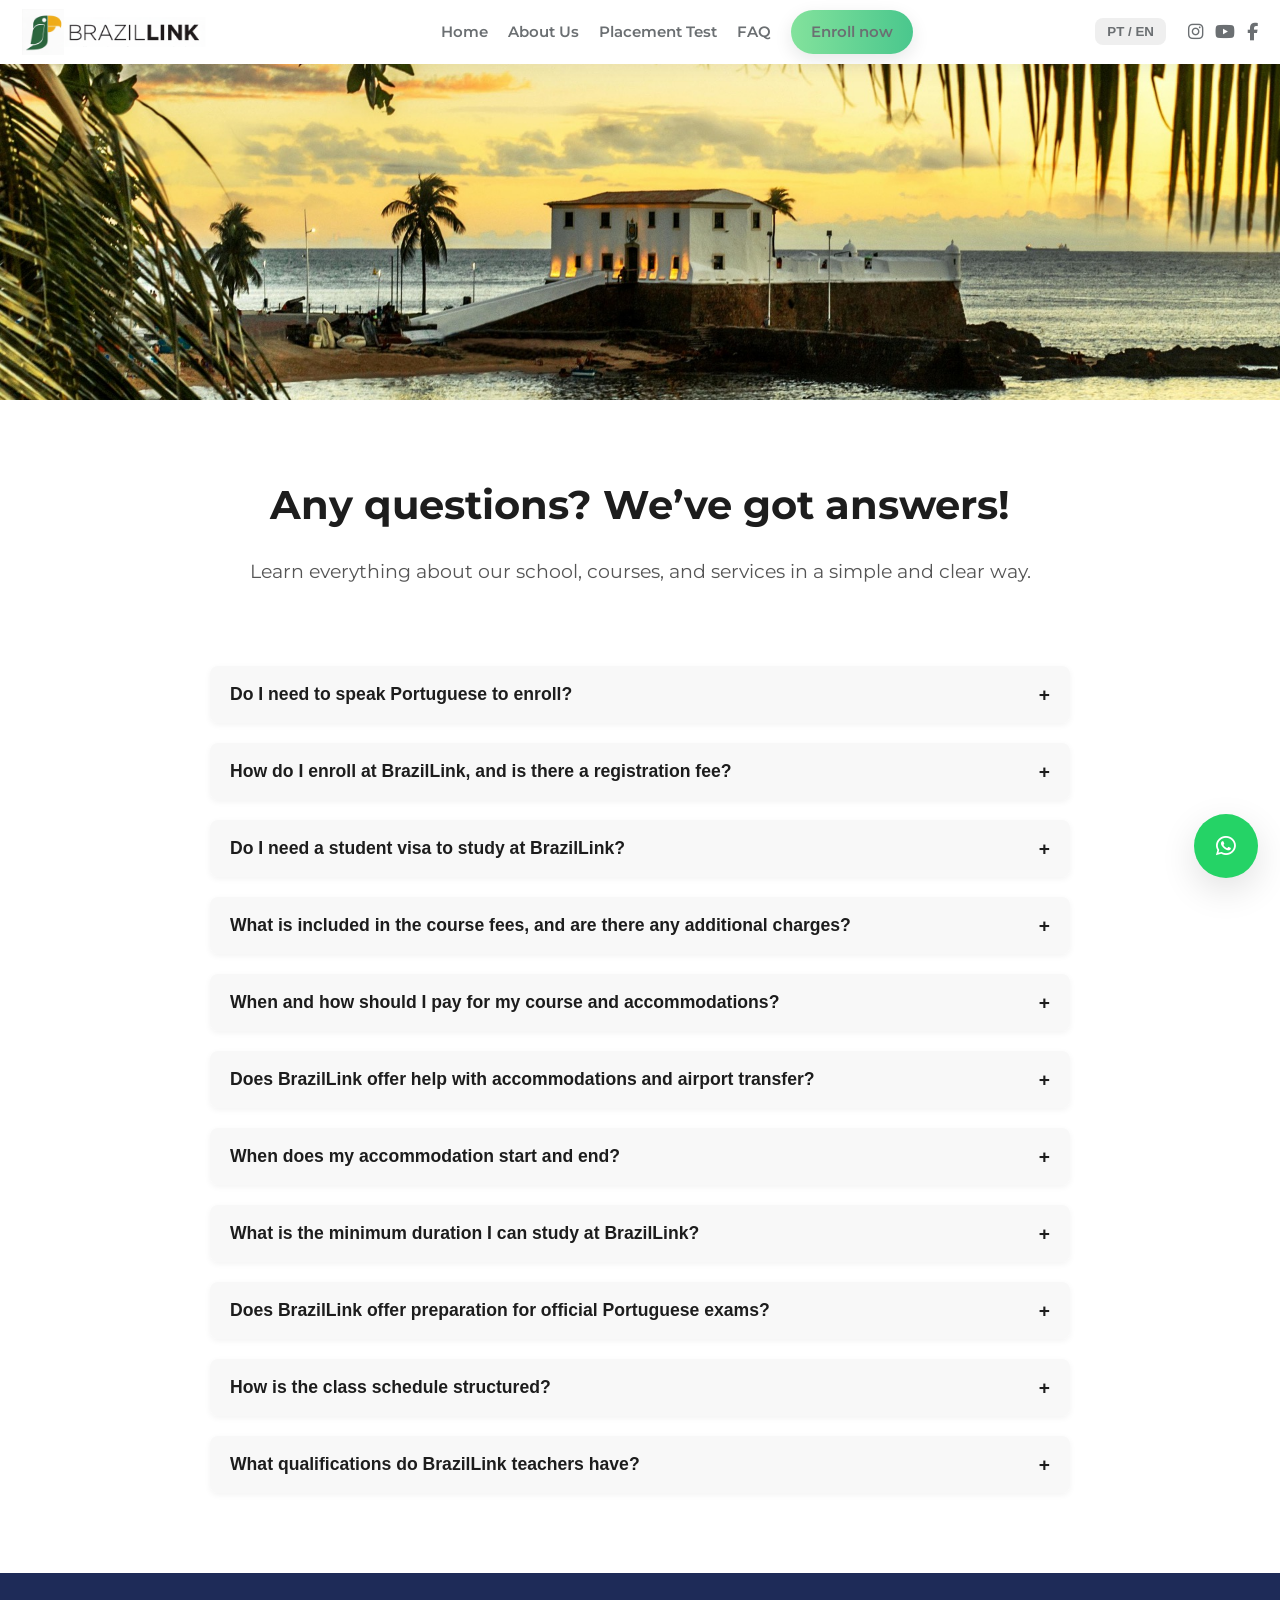
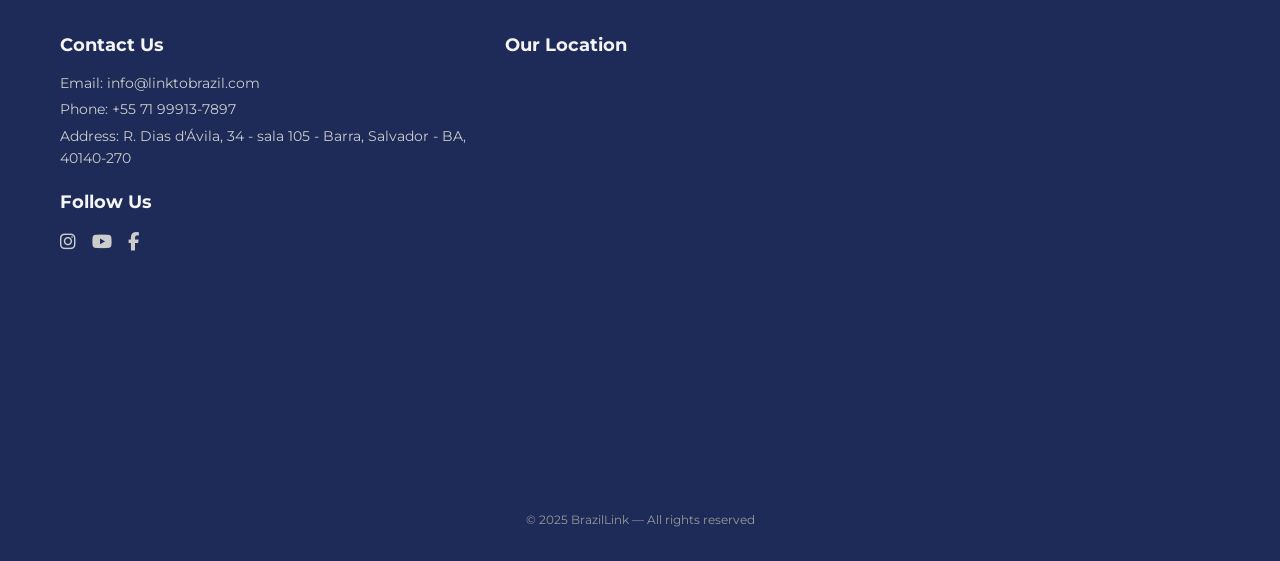
<file: faq.html>
<!DOCTYPE html>
<html lang="en">
<head>
  <meta charset="utf-8" />
  <meta name="viewport" content="width=device-width,initial-scale=1" />
  <title>BrazilLink — FAQ</title>

  <!-- SEO / Open Graph -->
  <meta name="description" content="Find answers about BrazilLink Portuguese courses, prices, accommodation in Salvador, Bahia, Brazil, visas, travel and more.">
  <meta property="og:title" content="BrazilLink - Frequently Asked Questions">
  <meta property="og:description" content="Find answers about BrazilLink Portuguese courses, accommodation, visas, payments and more.">
  <meta property="og:image" content="images/fortebarra.jpg">
  <meta property="og:type" content="website">

  <link href="https://fonts.googleapis.com/css2?family=Montserrat:wght@400;600;700;800&display=swap" rel="stylesheet">
  <link rel="stylesheet" href="https://cdnjs.cloudflare.com/ajax/libs/font-awesome/6.5.0/css/all.min.css">
  <link rel="stylesheet" href="style.css">
  <link rel="stylesheet" href="faq.css">
</head>
<body>

<!-- Header -->
<header>
  <nav class="header-nav">
    <div class="logo">
      <a href="index.html"><img src="images/logo.png" alt="BrazilLink logo" height="46"></a>
    </div>

    <ul class="menu">
      <li><a href="index.html#home" data-key="nav_home">Home</a></li>
      <li><a href="index.html#features" data-key="nav_about">About Us</a></li>
      <li><a href="test.html" data-key="nav_test">Placement Test</a></li>
      <li><a href="faq.html" class="active" data-key="nav_faq">FAQ</a></li>
      <li><a href="#" 
        class="btn-menu-cta"
        data-key="nav_signup"
        data-tally-open="44LyGb"
        data-tally-layout="modal"
        data-tally-width="600">
        Enroll Now
    </a></li>
    </ul>

    <div class="nav-cta">
      <button class="btn-lang" id="lang-toggle">PT / EN</button>
      <a href="https://www.instagram.com/brazillink?igsh=MXRweDVsaHBhaWwxYg==" class="social-icon" target="_blank"><i class="fab fa-instagram"></i></a>
      <a href="https://youtube.com/@linktobrazilportuguesecourse?si=JeihY5aKbu8y0u6E" class="social-icon" target="_blank"><i class="fab fa-youtube"></i></a>
      <a href="https://www.facebook.com/brazillink/" class="social-icon" target="_blank"><i class="fab fa-facebook-f"></i></a>
    </div>
  </nav>
</header>

<!-- Header image -->
<section class="faq-banner">
  <img src="images/fortebarra.jpg" alt="Forte da Barra, Salvador" class="faq-banner-img">
</section>

<!-- Title & subtitle -->
<section class="faq-title-section">
  <h1 data-key="faq_title">Any questions? We’ve got answers!</h1>
  <p class="lead" data-key="faq_subtitle">Learn everything about our school, courses, and services in a simple and clear way.</p>
</section>

<!-- FAQ content -->
<main class="faq-main container">
  <section class="faq-inner">
    <div class="faq-list">

      <div class="faq-item">
        <button class="faq-question" data-key="faq_q1">Do I need to speak Portuguese to enroll?</button>
        <div class="faq-answer" data-key="faq_a1">
          No, you don’t. Our teachers speak English and Spanish, so you’ll be supported from day one.
        </div>
      </div>

      <div class="faq-item">
        <button class="faq-question" data-key="faq_q2">How do I enroll at BrazilLink, and is there a registration fee?</button>
        <div class="faq-answer" data-key="faq_a2">
          You can register <a href="signup.html">here</a> — the process is quick and simple. We do not charge a registration fee.
        </div>
      </div>

      <div class="faq-item">
        <button class="faq-question" data-key="faq_q3">Do I need a student visa to study at BrazilLink?</button>
        <div class="faq-answer" data-key="faq_a3">
          Most nationalities are allowed to study in Brazil for up to 90 days on a tourist visa. In some cases, this stay can be extended for an additional 90 days.
        </div>
      </div>

      <div class="faq-item">
        <button class="faq-question" data-key="faq_q4">What is included in the course fees, and are there any additional charges?</button>
        <div class="faq-answer" data-key="faq_a4">
          Course fees cover your Portuguese classes, learning materials, and academic support. Accommodation fees are separate, and optional services like sightseeing tours, airport transfers, or private tutoring are available for an extra charge.
        </div>
      </div>

      <div class="faq-item">
        <button class="faq-question" data-key="faq_q5">When and how should I pay for my course and accommodations?</button>
        <div class="faq-answer" data-key="faq_a5">
          Payments can be made by cash, bank transfer, or credit card. Optional services are billed separately based on usage.
        </div>
      </div>

      <div class="faq-item">
        <button class="faq-question" data-key="faq_q6">Does BrazilLink offer help with accommodations and airport transfer?</button>
        <div class="faq-answer" data-key="faq_a6">
          Yes! We can assist you in finding accommodation that fits your preferences and budget. Airport transfers are available upon request, for an additional fee.
        </div>
      </div>

      <div class="faq-item">
        <button class="faq-question" data-key="faq_q7">When does my accommodation start and end?</button>
        <div class="faq-answer" data-key="faq_a7">
          Accommodation typically begins the day before your course starts and ends the day after your final class. If you need to arrive earlier or stay longer, let us know in advance so we can help you make arrangements.
        </div>
      </div>

      <div class="faq-item">
        <button class="faq-question" data-key="faq_q8">What is the minimum duration I can study at BrazilLink?</button>
        <div class="faq-answer" data-key="faq_a8">
          For group classes, the minimum enrollment is one week. If you choose private lessons, there’s no minimum — you can book as many sessions as you like, based on your schedule and goals.
        </div>
      </div>

      <div class="faq-item">
        <button class="faq-question" data-key="faq_q9">Does BrazilLink offer preparation for official Portuguese exams?</button>
        <div class="faq-answer" data-key="faq_a9">
          Yes, we offer exam preparation courses for students planning to take official Portuguese language exams. Let us know your goals, and we’ll help you choose the right program.
        </div>
      </div>

      <div class="faq-item">
        <button class="faq-question" data-key="faq_q10">How is the class schedule structured?</button>
        <div class="faq-answer" data-key="faq_a10">
          Classes are typically held in the morning or afternoon, depending on your course and level. You’ll receive your schedule before your first day of class.
        </div>
      </div>

      <div class="faq-item">
        <button class="faq-question" data-key="faq_q11">What qualifications do BrazilLink teachers have?</button>
        <div class="faq-answer" data-key="faq_a11">
          Our teachers are native Portuguese speakers with extensive experience teaching Portuguese as a second language. They’re passionate, approachable, and skilled at creating a dynamic and supportive learning environment.
        </div>
      </div>

    </div>
  </section>
</main>

<!-- Footer -->
<footer class="site-footer">
  <div class="container footer-main">
    <div class="footer-left">
      <div class="footer-info">
        <h3 data-key="footer_contact_title">Contact Us</h3>
        <p data-key="footer_email">Email: info@linktobrazil.com</p>
        <p data-key="footer_phone">Phone: +55 71 99913-7897</p>
        <p data-key="footer_address">Address: R. Dias d'Ávila, 34 - sala 105 - Barra, Salvador - BA, 40140-270</p>
      </div>

      <div class="footer-socials">
        <h3 data-key="footer_follow_title">Follow Us</h3>
        <a href="https://www.instagram.com/brazillink?igsh=MXRweDVsaHBhaWwxYg==" target="_blank"><i class="fab fa-instagram"></i></a>
        <a href="https://youtube.com/@linktobrazilportuguesecourse?si=JeihY5aKbu8y0u6E" target="_blank"><i class="fab fa-youtube"></i></a>
        <a href="https://www.facebook.com/brazillink/" target="_blank"><i class="fab fa-facebook-f"></i></a>
      </div>
    </div>

    <div class="footer-right">
      <h3 data-key="footer_location_title">Our Location</h3>
      <iframe 
        src="https://www.google.com/maps/embed?pb=!1m18!1m12!1m3!1d3656.123456!2d-46.654321!3d-23.567890!2m3!1f0!2f0!3f0!3m2!1i1024!2i768!4f13.1!3m3!1m2!1s0x0%3A0xf9d71a995bfbf038!2sBrazilLink+-+Portuguese+Language+School!5e0!3m2!1sen!2sbr!4v1700000000000"
        width="100%" height="400" style="border:0;" allowfullscreen="" loading="lazy" referrerpolicy="no-referrer-when-downgrade">
      </iframe>
    </div>
  </div>

  <div class="footer-bottom">
    <p data-key="footer_copyright">&copy; 2025 BrazilLink — All rights reserved</p>
  </div>
</footer>

<!-- WhatsApp floating -->
<a href="https://wa.me/5571999137897" target="_blank" class="whatsapp-btn" aria-label="WhatsApp">
  <i class="fab fa-whatsapp"></i>
</a>

<!-- JS: FAQ accordion + translation -->
<script>
  // FAQ accordion
  const faqItems = document.querySelectorAll('.faq-item');
  faqItems.forEach(item => {
    const btn = item.querySelector('.faq-question');
    const ans = item.querySelector('.faq-answer');
    ans.style.display = 'none';

    btn.addEventListener('click', () => {
      const isOpen = ans.style.display === 'block';
      faqItems.forEach(i => i.querySelector('.faq-answer').style.display = 'none');
      faqItems.forEach(i => i.querySelector('.faq-question').classList.remove('open'));
      if(!isOpen){
        ans.style.display = 'block';
        btn.classList.add('open');
      }
    });
  });

  // Translations
  const translations = {
    en: {
      nav_home:"Home",
      nav_about:"About Us",
      nav_test:"Placement Test",
      nav_faq:"FAQ",
      nav_signup:"Enroll now",

      faq_title:"Any questions? We’ve got answers!",
      faq_subtitle:"Learn everything about our school, courses, and services in a simple and clear way.",
      faq_q1:"Do I need to speak Portuguese to enroll?",
      faq_a1:"No, you don’t. Our teachers speak English and Spanish, so you’ll be supported from day one.",
      faq_q2:"How do I enroll at BrazilLink, and is there a registration fee?",
      faq_a2:"You can register <a href='signup.html'>here</a> — the process is quick and simple. We do not charge a registration fee.",
      faq_q3:"Do I need a student visa to study at BrazilLink?",
      faq_a3:"Most nationalities are allowed to study in Brazil for up to 90 days on a tourist visa. In some cases, this stay can be extended for an additional 90 days.",
      faq_q4:"What is included in the course fees, and are there any additional charges?",
      faq_a4:"Course fees cover your Portuguese classes, learning materials, and academic support. Accommodation fees are separate, and optional services like sightseeing tours, airport transfers, or private tutoring are available for an extra charge.",
      faq_q5:"When and how should I pay for my course and accommodations?",
      faq_a5:"Payments can be made by cash, bank transfer, or credit card. Optional services are billed separately based on usage.",
      faq_q6:"Does BrazilLink offer help with accommodations and airport transfer?",
      faq_a6:"Yes! We can assist you in finding accommodation that fits your preferences and budget. Airport transfers are available upon request, for an additional fee.",
      faq_q7:"When does my accommodation start and end?",
      faq_a7:"Accommodation typically begins the day before your course starts and ends the day after your final class. If you need to arrive earlier or stay longer, let us know in advance so we can help you make arrangements.",
      faq_q8:"What is the minimum duration I can study at BrazilLink?",
      faq_a8:"For group classes, the minimum enrollment is one week. If you choose private lessons, there’s no minimum — you can book as many sessions as you like, based on your schedule and goals.",
      faq_q9:"Does BrazilLink offer preparation for official Portuguese exams?",
      faq_a9:"Yes, we offer exam preparation courses for students planning to take official Portuguese language exams. Let us know your goals, and we’ll help you choose the right program.",
      faq_q10:"How is the class schedule structured?",
      faq_a10:"Classes are typically held in the morning or afternoon, depending on your course and level. You’ll receive your schedule before your first day of class.",
      faq_q11:"What qualifications do BrazilLink teachers have?",
      faq_a11:"Our teachers are native Portuguese speakers with extensive experience teaching Portuguese as a second language. They’re passionate, approachable, and skilled at creating a dynamic and supportive learning environment.",
      footer_contact_title:"Contact Us",
      footer_email:"Email: info@linktobrazil.com",
      footer_phone:"Phone: +55 71 99913-7897",
      footer_address:"Address: R. Dias d'Ávila, 34 - sala 105 - Barra, Salvador - BA, 40140-270",
      footer_follow_title:"Follow Us",
      footer_location_title:"Our Location",
      footer_copyright:"© 2025 BrazilLink — All rights reserved"
    },
    pt: {
      nav_home:"Início",
      nav_about:"Sobre Nós",
      nav_test:"Teste de Nivelamento",
      nav_faq:"FAQ",
      nav_signup:"Matricule-se",

      faq_title:"Alguma dúvida? Temos respostas!",
      faq_subtitle:"Aprenda tudo sobre nossa escola, cursos e serviços de forma simples e clara.",
      faq_q1:"Preciso falar português para me inscrever?",
      faq_a1:"Não, você não precisa. Nossos professores também falam inglês e espanhol, então você terá suporte desde o primeiro dia — mesmo se estiver começando a aprender português.",
      faq_q2:"Como faço para me inscrever na BrazilLink e há taxa de inscrição?",
      faq_a2:"Você pode se inscrever <a href='signup.html'>aqui</a> — o processo é rápido e simples. Não cobramos taxa de inscrição.",
      faq_q3:"Preciso de visto de estudante para estudar na BrazilLink?",
      faq_a3:"A maioria das nacionalidades pode estudar no Brasil por até 90 dias com visto de turista. Em alguns casos, esse período pode ser estendido por mais 90 dias.",
      faq_q4:"O que está incluído nas taxas do curso e há cobranças adicionais?",
      faq_a4:"As taxas do curso incluem suas aulas de português, materiais de aprendizagem e suporte acadêmico. Taxas de acomodação são separadas e serviços opcionais como passeios, transfer do aeroporto ou aulas particulares estão disponíveis por uma taxa extra.",
      faq_q5:"Quando e como devo pagar pelo curso e acomodações?",
      faq_a5:"Os pagamentos podem ser feitos em dinheiro, transferência bancária ou cartão de crédito. Serviços opcionais são cobrados separadamente com base no uso.",
      faq_q6:"A BrazilLink oferece ajuda com acomodações e transfer do aeroporto?",
      faq_a6:"Sim! Podemos ajudá-lo a encontrar acomodações que se adequem às suas preferências e orçamento. O transfer do aeroporto também está disponível mediante solicitação, por uma taxa adicional.",
      faq_q7:"Quando minha acomodação começa e termina?",
      faq_a7:"A acomodação normalmente começa no dia anterior ao início do curso e termina no dia após sua última aula. Se precisar chegar antes ou ficar mais tempo, avise-nos com antecedência para que possamos ajudar.",
      faq_q8:"Qual é a duração mínima que posso estudar na BrazilLink?",
      faq_a8:"Para aulas em grupo, a matrícula mínima é de uma semana. Se você escolher aulas particulares, não há mínimo — você pode reservar quantas aulas quiser, de acordo com sua programação e objetivos.",
      faq_q9:"A BrazilLink oferece preparação para exames oficiais de português?",
      faq_a9:"Sim, oferecemos cursos preparatórios para alunos que planejam fazer exames oficiais de português. Conte-nos seus objetivos e ajudaremos você a escolher o programa certo.",
      faq_q10:"Como é estruturado o horário das aulas?",
      faq_a10:"As aulas geralmente são realizadas de manhã ou à tarde, dependendo do seu curso e nível. Você receberá seu horário antes do primeiro dia de aula.",
      faq_q11:"Quais qualificações os professores da BrazilLink possuem?",
      faq_a11:"Todos os nossos professores são falantes nativos de português com ampla experiência em ensino de português como segunda língua. Eles são apaixonados, acessíveis e habilidosos em criar um ambiente de aprendizagem dinâmico e de apoio.",
      footer_contact_title:"Fale Conosco",
      footer_email:"Email:  info@linktobrazil.com",
      footer_phone:"Telefone: +55 71 99913-7897",
      footer_address:"Endereço: R. Dias d'Ávila, 34 - sala 105 - Barra, Salvador - BA, 40140-270",
      footer_follow_title:"Siga-nos",
      footer_location_title:"Nossa Localização",
      footer_copyright:"© 2025 BrazilLink — Todos os direitos reservados"
    }
  };

  function translatePage(lang){
    document.querySelectorAll("[data-key]").forEach(el => {
      const key = el.getAttribute("data-key");
      if(translations[lang][key]) el.innerHTML = translations[lang][key];
    });
  }

  const langBtn = document.getElementById("lang-toggle");
  let currentLang = "en";
  langBtn.addEventListener("click", () => {
    currentLang = currentLang === "en" ? "pt" : "en";
    translatePage(currentLang);
    langBtn.innerText = currentLang === "en" ? "PT / EN" : "PT / EN";
  });

  translatePage(currentLang);
</script>

<script async src="https://tally.so/widgets/embed.js"></script>

</body>
</html>
</file>
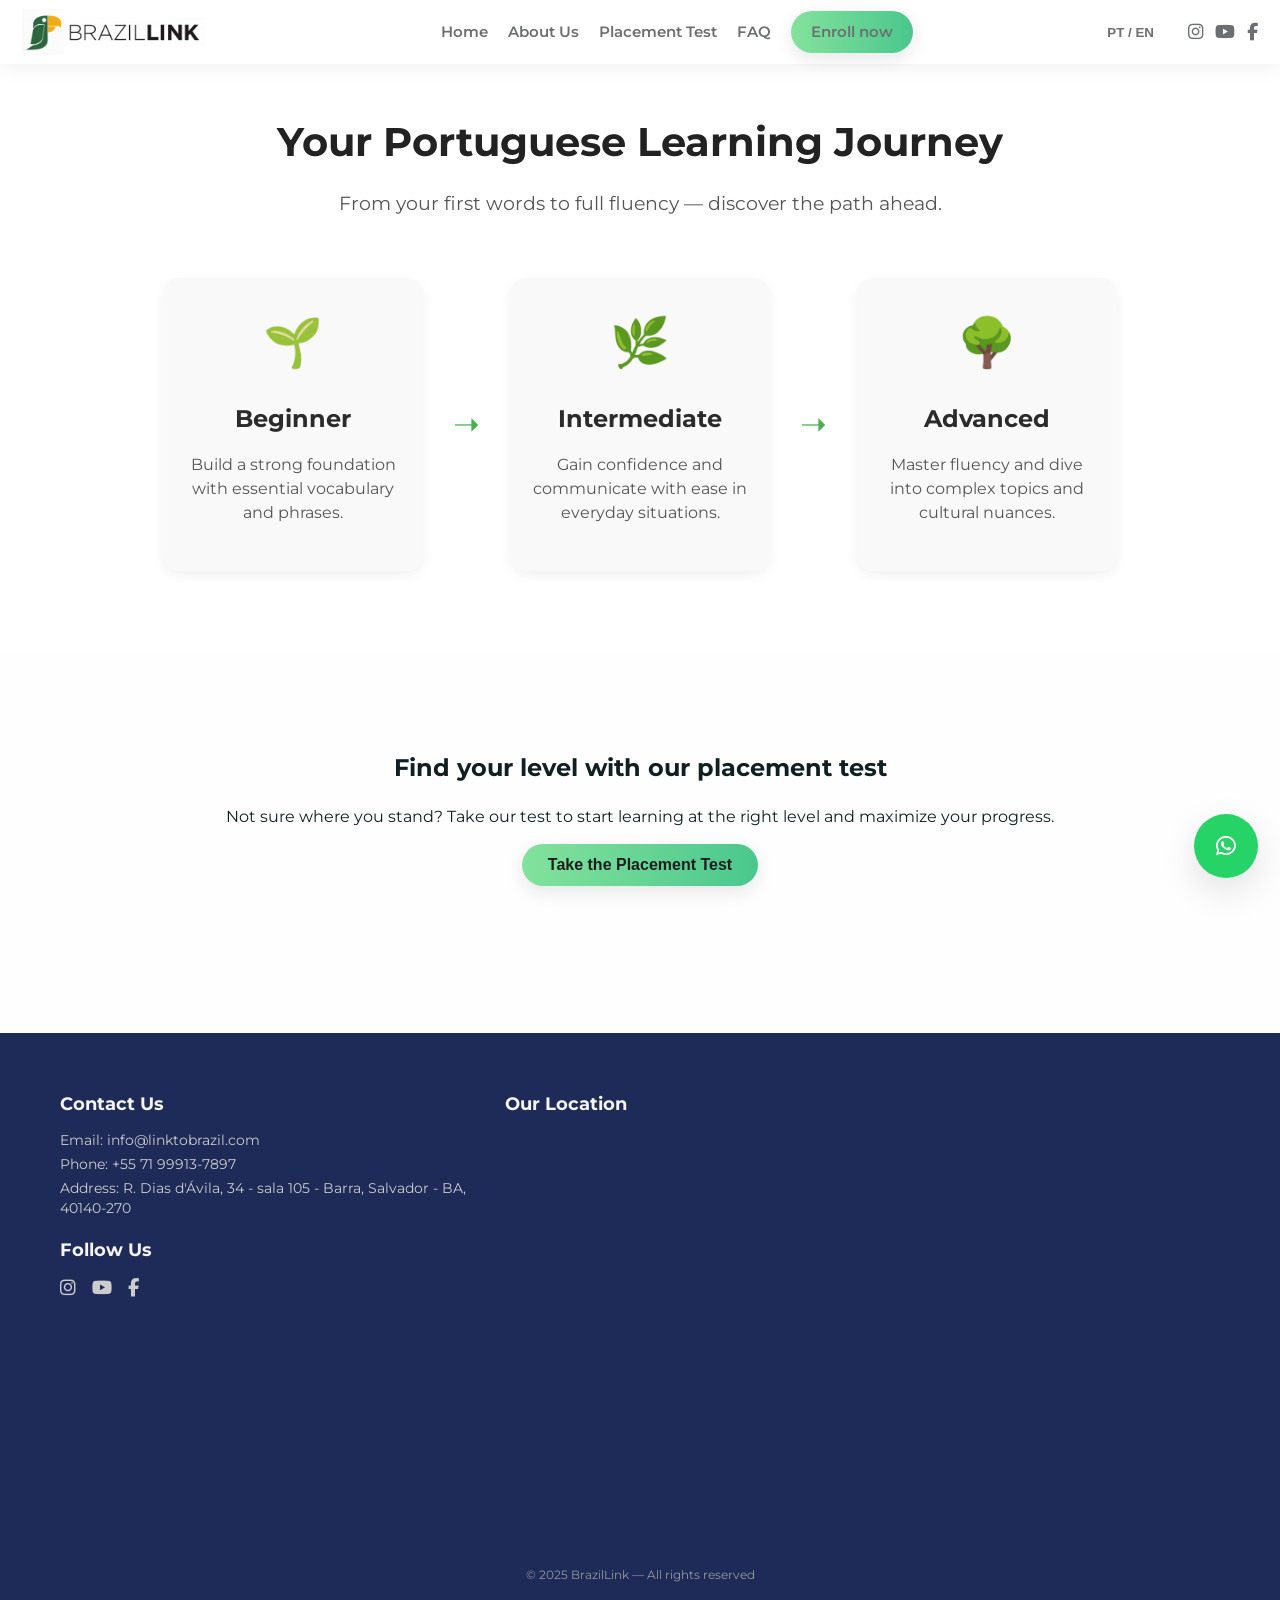
<file: test.html>
<!DOCTYPE html>
<html lang="en">
<head>
  <meta charset="utf-8" />
  <meta name="viewport" content="width=device-width,initial-scale=1" />
  <title>BrazilLink — Placement Test</title>
  <link href="https://fonts.googleapis.com/css2?family=Montserrat:wght@400;600;700;800&display=swap" rel="stylesheet">
  <link rel="stylesheet" href="test.css">
  <link rel="stylesheet" href="https://cdnjs.cloudflare.com/ajax/libs/font-awesome/6.5.0/css/all.min.css">
</head>
<body>

<header>
  <nav class="header-nav">
    <div class="logo">
      <img src="images/logo.png" alt="BrazilLink logo" height="46">
    </div>

    <ul class="menu">
      <li><a href="index.html#home" data-key="nav_home">Home</a></li>
      <li><a href="index.html#features" data-key="nav_about">About Us</a></li>
      <li><a href="test.html" data-key="nav_test">Placement Test</a></li>
      <li><a href="faq.html" data-key="nav_faq">FAQ</a></li>
      <li><a href="#" 
        class="btn-menu-cta"
        data-key="nav_signup"
        data-tally-open="44LyGb"
        data-tally-layout="modal"
        data-tally-width="600">
        Enroll Now
    </a></li>
    </ul>

    <div class="nav-cta">
      <button class="btn-lang">PT / EN</button>
      <a href="https://www.instagram.com/brazillink?igsh=MXRweDVsaHBhaWwxYg==" class="social-icon" target="_blank">
        <i class="fab fa-instagram"></i>
      </a>
      <a href="https://youtube.com/@linktobrazilportuguesecourse?si=JeihY5aKbu8y0u6E" class="social-icon" target="_blank">
        <i class="fab fa-youtube"></i>
      </a>
      <a href="https://www.facebook.com/brazillink/" class="social-icon" target="_blank">
        <i class="fab fa-facebook-f"></i>
      </a>
    </div>
  </nav>
</header>

<!-- Floating WhatsApp -->
<a href="https://wa.me/5571999137897" class="whatsapp-btn" target="_blank">
  <i class="fab fa-whatsapp"></i>
</a>

<main>

  <!-- Learning Path Section -->
<section class="learning-path" id="learning">
  <h2 class="learning-title" data-key="learning_title">Your Portuguese Learning Journey</h2>
  <p class="learning-subtitle" data-key="learning_subtitle">
    From your first words to full fluency — discover the path ahead.
  </p>

  <div class="path-container">
    <div class="path-step">
      <div class="icon">🌱</div>
      <h3 data-key="beginner_title">Beginner</h3>
      <p data-key="beginner_desc">Build a strong foundation with essential vocabulary and phrases.</p>
    </div>

    <div class="path-arrow">➝</div>

    <div class="path-step">
      <div class="icon">🌿</div>
      <h3 data-key="intermediate_title">Intermediate</h3>
      <p data-key="intermediate_desc">Gain confidence and communicate with ease in everyday situations.</p>
    </div>

    <div class="path-arrow">➝</div>

    <div class="path-step">
      <div class="icon">🌳</div>
      <h3 data-key="advanced_title">Advanced</h3>
      <p data-key="advanced_desc">Master fluency and dive into complex topics and cultural nuances.</p>
    </div>
  </div>
</section>

<!-- Placement Test Section -->
<section class="placement-test-section" id="placement">
  <div class="container">
    <h2 data-key="placement_title">Find your level with our placement test</h2>
    <p data-key="placement_desc">
      Not sure where you stand? Take our test to start learning at the right level and maximize your progress.
    </p>

    <button id="startTestBtn" data-key="placement_button">Take the Placement Test</button>

    <div class="difficulty-buttons" id="difficultyButtons">
  <button class="btn-difficulty"
    data-key="beginner"
    data-tally-open="0QLy2y"
    data-tally-layout="modal"
    data-tally-width="600">
    Beginner
  </button>

  <button class="btn-difficulty"
    data-key="intermediate"
    data-tally-open="vG4ZGd"
    data-tally-layout="modal"
    data-tally-width="600">
    Intermediate
  </button>

  <button class="btn-difficulty"
    data-key="advanced"
    data-tally-open="aQ0L5W"
    data-tally-layout="modal"
    data-tally-width="600">
    Advanced
  </button>
</div>

  </div>
</section>

</main>

<!-- Footer -->
<footer class="site-footer">
  <div class="container footer-main">
    <div class="footer-left">
      <div class="footer-info">
        <h3 data-key="footer_contact_title">Contact Us</h3>
        <p data-key="footer_email">Email: info@linktobrazil.com</p>
        <p data-key="footer_phone">Phone: +55 71 99913-7897</p>
        <p data-key="footer_address">Address: R. Dias d'Ávila, 34 - sala 105 - Barra, Salvador - BA, 40140-270</p>
      </div>

      <div class="footer-socials">
        <h3 data-key="footer_follow_title">Follow Us</h3>
        <a href="https://www.instagram.com/brazillink?igsh=MXRweDVsaHBhaWwxYg==" target="_blank"><i class="fab fa-instagram"></i></a>
        <a href="https://youtube.com/@linktobrazilportuguesecourse?si=JeihY5aKbu8y0u6E" target="_blank"><i class="fab fa-youtube"></i></a>
        <a href="https://www.facebook.com/brazillink/" target="_blank"><i class="fab fa-facebook-f"></i></a>
      </div>
    </div>

    <div class="footer-right">
      <h3 data-key="footer_location_title">Our Location</h3>
      <iframe 
        src="https://www.google.com/maps/embed?pb=!1m18!1m12!1m3!1d3656.123456!2d-46.654321!3d-23.567890!2m3!1f0!2f0!3f0!3m2!1i1024!2i768!4f13.1!3m3!1m2!1s0x0%3A0xf9d71a995bfbf038!2sBrazilLink+-+Portuguese+Language+School!5e0!3m2!1sen!2sbr!4v1700000000000"
        width="100%" height="400" style="border:0;" allowfullscreen="" loading="lazy" referrerpolicy="no-referrer-when-downgrade">
      </iframe>
    </div>
  </div>

  <div class="footer-bottom">
    <p data-key="footer_copyright">&copy; 2025 BrazilLink — All rights reserved</p>
  </div>
</footer>

<script>
  // 1. Translation dictionary
  const translations = {
    en: {
      nav_home: "Home",
      nav_about: "About Us",
      nav_test: "Placement Test",
      nav_faq: "FAQ",
      nav_signup: "Enroll now",

      learning_title: "Your Portuguese Learning Journey",
      learning_subtitle: "From your first words to full fluency — discover the path ahead.",

      beginner_title: "Beginner",
      beginner_desc: "Build a strong foundation with essential vocabulary and phrases.",

      intermediate_title: "Intermediate",
      intermediate_desc: "Gain confidence and communicate with ease in everyday situations.",

      advanced_title: "Advanced",
      advanced_desc: "Master fluency and dive into complex topics and cultural nuances.",

      placement_title: "Find your level with our placement test",
      placement_desc: "Not sure where you stand? Take our test to start learning at the right level and maximize your progress.",
      placement_button: "Take the Placement Test",

      beginner: "Beginner",
      intermediate: "Intermediate",
      advanced: "Advanced",
      footer_contact_title:"Contact Us",
      footer_email:"Email: info@linktobrazil.com",
      footer_phone:"Phone: +55 71 99913-7897",
      footer_address:"Address: R. Dias d'Ávila, 34 - sala 105 - Barra, Salvador - BA, 40140-270",
      footer_follow_title:"Follow Us",
      footer_location_title:"Our Location",
      footer_copyright:"© 2025 BrazilLink — All rights reserved"
    },
    pt: {
      nav_home: "Início",
      nav_about: "Sobre Nós",
      nav_test: "Teste de Nivelamento",
      nav_faq: "FAQ",
      nav_signup: "Matricule-se",

      learning_title: "Sua Jornada de Aprendizado em Português",
      learning_subtitle: "Das suas primeiras palavras à fluência completa — descubra o caminho à frente.",

      beginner_title: "Iniciante",
      beginner_desc: "Construa uma base sólida com vocabulário e frases essenciais.",

      intermediate_title: "Intermediário",
      intermediate_desc: "Ganhe confiança e comunique-se com facilidade em situações do dia a dia.",

      advanced_title: "Avançado",
      advanced_desc: "Domine a fluência e mergulhe em tópicos complexos e nuances culturais.",

      placement_title: "Descubra seu nível com nosso teste de nivelamento",
      placement_desc: "Não tem certeza do seu nível? Faça nosso teste para começar a aprender no nível certo e maximizar seu progresso.",
      placement_button: "Fazer o Teste de Nivelamento",

      beginner: "Iniciante",
      intermediate: "Intermediário",
      advanced: "Avançado",

      footer_contact_title:"Fale Conosco",
      footer_email:"Email:  info@linktobrazil.com",
      footer_phone:"Telefone: +55 71 99913-7897",
      footer_address:"Endereço: R. Dias d'Ávila, 34 - sala 105 - Barra, Salvador - BA, 40140-270",
      footer_follow_title:"Siga-nos",
      footer_location_title:"Nossa Localização",
      footer_copyright:"© 2025 BrazilLink — Todos os direitos reservados"
    }
  };

  // 2. Function to translate the page
  function translatePage(lang) {
    document.querySelectorAll("[data-key]").forEach(el => {
      const key = el.getAttribute("data-key");
      if(translations[lang][key]) {
        el.innerText = translations[lang][key];
      }
    });
  }

  // 3. Language toggle
  const langBtn = document.querySelector(".btn-lang");
  let currentLang = "en";

  langBtn.addEventListener("click", () => {
    currentLang = currentLang === "en" ? "pt" : "en";
    translatePage(currentLang);
    langBtn.innerText = currentLang.toUpperCase() === "EN" ? "PT / EN" : "PT / EN";
  });

  // 4. Initialize page with English
  translatePage(currentLang);

  const startBtn = document.getElementById('startTestBtn');
  const difficultyBtns = document.getElementById('difficultyButtons');
  
  // Show difficulty buttons
  startBtn.addEventListener('click', () => {
    difficultyBtns.classList.add('active');
    startBtn.style.display = 'none';
  });

  
</script>

<script async src="https://tally.so/widgets/embed.js"></script>

</body>
</html>
</file>
<file: style.css>
/* ---------------------------
   Root & Base
--------------------------- */
:root{
  --bg:#f7f8fa;
  --text:#102022;
  --muted:#6b6f72;
  --accent:#2e9ddd;
  --accent-2:linear-gradient(90deg, #83e29c, #4ac78d);
  --card:#ffffff;
  --radius:14px;
}

*{box-sizing:border-box}
html, body{height:100%; margin:0; font-family:'Montserrat',sans-serif; line-height:1.45; -webkit-font-smoothing:antialiased; -moz-osx-font-smoothing:grayscale;}
body{background:var(--bg); color:var(--text);}

/* Utility container */
.container{max-width:1200px;margin:0 auto;padding:0 20px}

/* ---------------------------
   Header & Nav
--------------------------- */
.header-nav{
  position:fixed; top:0; left:0; width:100%; height:64px;
  display:flex; align-items:center; justify-content:space-between;
  padding:0 22px; background:rgba(255,255,255,0.9);
  background-color: #ffffff; box-shadow:0 4px 18px rgba(15,20,25,0.06); z-index:1200;
}
.header-nav .logo img{display:block}
.header-nav .menu{display:flex; gap:20px; list-style:none; margin-left:12px; align-items:center}
.header-nav .menu a{color:var(--muted); text-decoration:none; font-weight:600; font-size:0.95rem}
.header-nav .menu a:hover{color:var(--text)}
/* Update the header Sign up button to match the hero button style */
.menu .btn-menu-cta{
 display:inline-block; /* Ensure it behaves like a block for padding/rounding */
 background:linear-gradient(90deg, #83e29c, #4ac78d);
 padding:10px 20px; /* Adjusted padding to be similar to .btn-signup */
 border-radius:999px; /* Highly rounded/pill shape */
 color:#1f1f1f; 
 text-decoration:none; 
 font-weight:700;
 transition: transform .25s, box-shadow .25s;
 box-shadow:0 6px 18px rgba(16,32,34,0.1); /* Adding some shadow to look more prominent */
}
.menu .btn-menu-cta:hover{
 transform:translateY(-2px); 
 box-shadow:0 8px 20px rgba(16,32,34,0.15); /* Slightly stronger hover shadow */
}

.nav-cta{display:flex; align-items:center}
.nav-cta .btn-lang{padding:6px 12px; border:none; border-radius:8px; color:#6b6f72; font-weight:700; margin-right:10px; cursor:pointer}
.nav-cta .social-icon{margin-left:12px; color:var(--muted); font-size:1.1rem; text-decoration:none}
.nav-cta .social-icon:hover{color:var(--accent-2)}

/* ---------------------------
   Hero / Video Header
--------------------------- */
.video-header{
  position:relative; height:85vh; min-height:520px; display:flex; align-items:center;
  overflow:hidden; margin-top:64px;
}
.video-bg{position:absolute; inset:0; width:100%; height:100%; object-fit:cover; filter:brightness(0.6) saturate(1.05);}
.video-overlay{
  position:relative; z-index:3; left:6%; max-width:640px; color:#fff;
}
.video-overlay h1{font-size:2.6rem; margin:0 0 12px; font-weight:800; line-height:1.03}
.video-overlay .lead{color:rgba(255,255,255,0.9); margin-bottom:18px; font-weight:500}
.btn-signup{
  display:inline-block; background:linear-gradient(90deg, #83e29c, #4ac78d);
  padding:12px 26px; border-radius:999px; color:#1f1f1f; text-decoration:none; font-weight:700;
  box-shadow:0 8px 24px rgba(255,127,80,0.14)
}
.video-header::after{
  content:""; position:absolute; inset:0;
  background:linear-gradient(180deg,rgba(0,0,0,0.15),rgba(0,0,0,0.35));
  z-index:2; pointer-events:none;
}


/* ---------------------------
   Sections: Intro
--------------------------- */
.intro-journey {
  width: 100%;
  padding: 6rem 8%;
  background: #f9f9f9; /* soft neutral background to contrast hero and features */
  display: flex;
  justify-content: center;
  align-items: center;
}

.intro-container {
  max-width: 1200px;
  width: 100%;
  display: grid;
  grid-template-columns: 1fr 1fr;
  align-items: center;
  gap: 4rem;
}

.intro-left h2 {
  font-size: 3rem;
  font-weight: 700;
  line-height: 1.2;
  color: #111;
}

.intro-right p {
  font-size: 1.2rem;
  line-height: 1.7;
  color: #555;
}

/* 📱 Responsive */
@media (max-width: 900px) {
  .intro-container {
    grid-template-columns: 1fr;
    text-align: center;
  }

  .intro-left h2 {
    font-size: 2.4rem;
  }

  .intro-right p {
    font-size: 1.1rem;
    margin-top: 1.5rem;
  }
}


/* ---------------------------
   Sections: Features
--------------------------- */
.features{padding:60px 0}
.features-grid{display:grid; grid-template-columns:repeat(3,1fr); gap:20px; margin-top:16px}
.feature{
  background:var(--card); padding:22px; border-radius:12px;
  box-shadow:0 8px 30px rgba(16,32,34,0.04);
  transition: transform .28s, box-shadow .28s; opacity:0; transform:translateY(20px);
}
.feature.visible{opacity:1; transform:none}
.feature:hover{transform:translateY(-6px); box-shadow:0 18px 40px rgba(16,32,34,0.07)}
.feature-icon{
  width:56px; height:56px; border-radius:12px; display:flex; align-items:center; justify-content:center;
  margin-bottom:12px; background:linear-gradient(180deg, rgba(26,163,163,0.08), transparent);
  color:var(--accent); font-size:1.25rem;
}
.feature h3{margin:0 0 8px; font-size:1.05rem}
.feature p{color:var(--muted); font-size:0.95rem; line-height:1.5}

/* ---------------------------
   Sections: Learning Path (Replaces Flexible Dates)
--------------------------- */
.learning-path{padding:80px 20px; background:var(--card); text-align:center}
.path-subtext{max-width:700px; margin:0 auto 40px; color:var(--muted); font-size:1.1rem;}

.path-container{
 display:flex; 
 align-items:flex-start; /* align items to the top so steps with long text don't break the vertical alignment */
 justify-content:center; 
 flex-wrap:wrap; 
 gap:20px;
}
.path-step{
 width:260px; background:var(--bg); border-radius:16px; padding:30px 20px;
 box-shadow:0 6px 18px rgba(16,32,34,0.04); 
 transition: transform .3s, box-shadow .3s;
 text-align:center;
}
.path-step:hover{transform:translateY(-5px); box-shadow:0 12px 30px rgba(16,32,34,0.08)}

.path-step .icon{
 font-size:2.5rem; margin-bottom:15px;
 color:var(--accent); /* Use your accent color */
}
.path-step h3{font-size:1.25rem; font-weight:700; color:var(--text); margin:0 0 10px}
.path-step p{font-size:0.95rem; color:var(--muted); line-height:1.5}

.path-arrow{
 font-size:2.2rem; color:var(--accent); 
 display:flex; align-items:center; /* Vertically align arrow */
 padding: 0 10px; /* some spacing */
}

.path-cta{margin-top:40px;}

/* Responsive adjustments for path */
@media(max-width:900px){
.path-container{flex-direction:column; align-items:center;}
.path-step{width:80%; max-width:400px; margin-bottom:10px;}
.path-arrow{
 transform:rotate(90deg); /* Rotate arrow for vertical layout */
 margin:10px 0;
}
}

/* ---------------------------
   Beyond the Classroom / Gallery
--------------------------- */
.beyond{padding:64px 0; text-align:center}
.beyond-header{max-width:900px; margin:0 auto 22px; opacity:0; transform:translateY(18px); transition:all .6s}
.beyond-header.visible{opacity:1; transform:none}
.beyond-header h2{font-size:1.9rem; margin-bottom:8px}
.beyond-header .sub{color:var(--muted); max-width:760px; margin:0 auto}

/* photo grid */
.photo-grid{display:grid; grid-template-columns:repeat(4,1fr); gap:12px; margin-top:18px}
.photo-grid img{
  width:100%; height:220px; object-fit:cover; border-radius:10px; display:block;
  transition:transform .35s, box-shadow .35s; cursor:pointer; opacity:0; transform:translateY(18px);
}
.photo-grid img.visible{opacity:1; transform:none}
.photo-grid img:hover{transform:scale(1.03); box-shadow:0 14px 30px rgba(16,32,34,0.08)}

/* ---------------------------
   Reviews Section
--------------------------- */
.reviews-section {
  padding: 5rem 2rem;
  background: #f9fafb;
  text-align: center;
  position: relative;
}

.reviews-section h2 {
  font-size: 2.5rem;
  font-weight: 700;
  margin-bottom: 3rem;
}

/* ---------------------------
   Carousel wrapper & viewport
--------------------------- */
.carousel-wrapper {
  position: relative;
}

.carousel-viewport {
  overflow: hidden; /* hide overflowing cards */
  padding-bottom: 1rem;
}

.reviews-track {
  display: flex;           /* horizontal row */
  flex-wrap: nowrap;       /* no wrapping */
  gap: 1.5rem;            /* spacing between cards */
  transition: transform 0.3s ease;
}

/* ---------------------------
   Individual review cards
--------------------------- */
.review {
  flex: 0 0 auto;                  /* prevent shrinking */
  width: 300px;                     /* adjust as needed */
  background: white;
  border-radius: 1.5rem;
  box-shadow: 0 10px 20px rgba(0,0,0,0.08);
  padding: 2rem;
  text-align: left;
  display: flex;
  flex-direction: column;
  justify-content: space-between;
  transition: transform 0.3s ease;
}

.review:hover {
  transform: translateY(-6px);
}

.review-text {
  font-size: 1rem;
  line-height: 1.5;
  color: #333;
  margin-bottom: 1.2rem;
}

/* Reviewer info + stars */
.review-footer {
  display: flex;
  justify-content: space-between;
  align-items: center;
}

.review-name {
  font-weight: 600;
  font-size: 0.95rem;
  color: #111;
}

.review-stars {
  display: flex;
  gap: 0.2rem;
  color: #fbbc05;
  font-size: 1.2rem;
}

/* ---------------------------
   Navigation arrows
--------------------------- */
.rev-prev,
.rev-next {
  position: absolute;
  top: 50%;
  transform: translateY(-50%);
  background: white;
  color: #333;
  border: none;
  font-size: 2rem;
  padding: 0.6rem 1rem;
  border-radius: 50%;
  cursor: pointer;
  box-shadow: 0 4px 10px rgba(0,0,0,0.15);
  transition: background 0.3s ease, transform 0.2s ease;
  z-index: 10;
}

.rev-prev:hover,
.rev-next:hover {
  background: #f1f1f1;
  transform: translateY(-50%) scale(1.1);
}

.rev-prev { left: -0.05rem; }
.rev-next { right: -0.05rem; }

/* ---------------------------
   Google button card (last slide)
--------------------------- */
.review.see-all {
  display: flex;
  align-items: center;
  justify-content: center;
  background: #4285f4;
  color: white;
  font-weight: 600;
  font-size: 1.2rem;
  border-radius: 1.5rem;
}

.review.see-all a {
  display: flex;
  align-items: center;
  gap: 0.8rem;
  color: white;
  text-decoration: none;
}

.review.see-all a:hover {
  background: #3367d6;
}

.review.see-all svg {
  width: 28px;
  height: 28px;
}

/* ---------------------------
   Responsive adjustments
--------------------------- */
/* carousel: snapping + nicer touch scrolling (non-visual) */
.carousel-viewport {
  scroll-snap-type: x mandatory;
  -webkit-overflow-scrolling: touch;
  overflow-x: auto;        /* ensure the viewport is scrollable */
  scrollbar-width: none;   /* hide firefox scrollbar */
}
.carousel-viewport::-webkit-scrollbar { display: none; } /* hide webkit scrollbar */

.review {
  scroll-snap-align: start;
}
@media (max-width: 1024px) {
  .review { width: 250px; }
}

@media (max-width: 600px) {
  .review { width: 90%; margin: 0 auto; }
  .rev-prev, .rev-next { display: none; }
}


/* Rating & CTA under carousel */
.rating-cta {
  margin-top: 24px;      /* a bit more spacing */
  display: flex;
  align-items: center;
  justify-content: center;
  gap: 18px;
  flex-wrap: wrap;       /* handles smaller screens */
}

.rating {
  font-weight: 800;
  color: var(--text);
  display: flex;
  gap: 8px;
  align-items: center;
}

.btn-clean-green {
  background: linear-gradient(90deg,#83e29c,#a1fb98);
  padding: 10px 22px;
  border-radius: 999px;
  text-decoration: none;
  color: #2d2d2d;
  font-weight: 700;
  transition: transform 0.25s, box-shadow 0.25s;
}

.btn-clean-green:hover {
  transform: translateY(-2px);
  box-shadow: 0 6px 18px rgba(16,32,34,0.1);
}

/* Responsive adjustments */
@media (max-width:1000px){
  .reviews-carousel { width: 90%; }
}

@media (max-width:700px){
  .reviews-wrap { flex-direction: column; gap: 18px; }
  .rev-nav { margin: 0 auto; }
}

/* ---------------------------
   Signup Section
--------------------------- */
.signup-section {
  text-align: center;
  padding: 200px 20px;
  background: linear-gradient(to bottom right, #f7f7f7, #ffffff);
  border-top: 1px solid #eee;
}

.signup-section h2 {
  font-size: 2rem;
  margin-bottom: 10px;
  font-weight: 600;
}

.signup-section p {
  font-size: 1rem;
  color: #555;
  margin-bottom: 25px;
}

.btn-group {
  display: flex;
  justify-content: center;
  gap: 15px;
  margin-bottom: 25px;
}

/* Base button style */
.btn {
  display: inline-block;
  padding: 14px 32px;
  border-radius: 999px; /* full pill */
  font-weight: 600;
  font-family: inherit;
  text-decoration: none;
  text-align: center;
  cursor: pointer;
  transition: all 0.25s ease;
}

/* Primary button – Signup */
.btn-signup, .btn-menu-cta {
  background: linear-gradient(90deg, #83e29c, #4ac78d);
  border-radius: 999px;
  color: #1f1f1f;
  padding: 12px 26px;
  font-weight: 700;
  box-shadow: 0 8px 24px rgba(255,127,80,0.14);
  transition: transform .25s, box-shadow .25s;
  text-decoration: none;
}
.btn-signup:hover, .btn-menu-cta:hover {
  transform: translateY(-2px);
  opacity: 0.85;
  box-shadow: 0 12px 28px rgba(16,32,34,0.15);
}


/* Secondary button – Placement Test */
.btn-placement {
  background: linear-gradient(90deg, #83e29c, #4ac78d);
  color: #272727;
  padding: 14px 32px;
  border-radius: 9999px; /* pill shape */
  transition: all 0.2s ease;
}

.btn-placement:hover {
  opacity: 0.85;
  box-shadow: 0 12px 28px rgba(16,32,34,0.15);
  transform: translateY(-1px);
}





.trust-row {
  margin-top: 15px;
  font-size: 0.9rem;
  color: #666;
  display: flex;
  gap: 16px;
  justify-content: center;
  flex-wrap: wrap;
}


/* Add a hover effect for better user experience */
.signup-box .btn-cta:hover{
 transform:none; /* Remove the vertical hover movement */
 background:var(--accent); /* Fill with accent color on hover */
 color:white;
 box-shadow:0 4px 12px rgba(46, 157, 221, 0.2); /* Subtle shadow on hover */
}

/* ---------------------------
   Footer & WhatsApp
--------------------------- */
.site-footer {
  background-color: #1e2b58;
  color: #fff;
  padding: 40px 20px 20px;
  font-family: 'Montserrat', sans-serif;
}

.footer-main {
  display: flex;
  flex-wrap: wrap;
  justify-content: space-between;
  gap: 30px;
}

.footer-left {
  flex: 1 1 300px;
}

.footer-right {
  flex: 1 1 600px; /* bigger map */
}

.footer-info h3,
.footer-socials h3,
.footer-right h3 {
  margin-bottom: 12px;
  font-size: 18px;
  color: #f5f5f5;
}

.footer-info p {
  font-size: 14px;
  color: #ccc;
  margin: 4px 0;
}

.footer-map iframe {
  border-radius: 8px;
  width: 100%;
  height: 100%;
  max-height: 400px;
}

.footer-socials a {
  color: #ccc;
  font-size: 18px;
  margin-right: 12px;
}

.footer-socials a:hover {
  color: #fff;
}

.footer-bottom {
  text-align: center;
  margin-top: 30px;
  font-size: 12px;
  color: #999;
}

/* Responsive */
@media screen and (max-width: 900px) {
  .footer-main {
    flex-direction: column;
  }

  .footer-right {
    order: -1; /* map on top for mobile if you want */
    margin-bottom: 20px;
  }
}

.whatsapp-btn{
  position:fixed; right:22px; bottom:22px; width:64px; height:64px;
  border-radius:50%; background:#25D366; color:#fff; display:flex; align-items:center; justify-content:center;
  font-size:1.4rem; box-shadow:0 12px 36px rgba(0,0,0,0.12); z-index:1300; text-decoration:none
}

/* ---------------------------
   Learning Path Section
--------------------------- */
.learning-path{padding:80px 20px; background:#fff; text-align:center}
.path-container{display:flex; align-items:center; justify-content:center; flex-wrap:wrap; gap:30px}
.path-step{
  width:260px; background:#f9f9f9; border-radius:16px; padding:30px 20px;
  box-shadow:0 4px 12px rgba(0,0,0,0.06); transition: transform .3s, box-shadow .3s;
}
.path-step:hover{transform:translateY(-5px); box-shadow:0 8px 20px rgba(0,0,0,0.1)}
.path-step .icon{font-size:3rem; margin-bottom:15px}
.path-step h3{font-size:1.5rem; font-weight:700; color:#2b2b2b; margin-bottom:10px}
.path-step p{font-size:1rem; color:#555; line-height:1.5}
.path-arrow{font-size:2rem; color:#4caf50}

/* ---------------------------
   Responsive
--------------------------- */
@media(max-width:1000px){
  .features-grid{grid-template-columns:repeat(2,1fr)}
  .photo-grid{grid-template-columns:repeat(3,1fr)}
  .video-overlay h1{font-size:2.1rem}
}
@media(max-width:700px){
  .photo-grid{grid-template-columns:repeat(2,1fr)}
  .reviews-carousel{width:86%}
  .header-nav .menu{display:none}
  .video-overlay{left:6%; right:6%}
}
@media(max-width:420px){
  .photo-grid img{height:140px}
  .video-overlay h1{font-size:1.5rem}
  .btn-signup{padding:10px 18px; font-size:0.9rem}
}
/* 📱 Updated Mobile Hero Fix */
@media (max-width: 600px) {
  .video-header {
    height: 80vh; /* Keeps the impact but fits better */
    display: flex;
    align-items: center;
    justify-content: center;
  }

  .video-overlay {
    position: relative;
    left: 0 !important; /* Forces the 6% from desktop to disappear */
    width: 90%; /* Keeps a small margin on the sides */
    margin: 0 auto;
    text-align: center;
    padding: 0;
  }

  .video-overlay h1 {
    font-size: 1.7rem !important; /* !important ensures it overrides the desktop style */
    line-height: 1.2;
    margin-bottom: 15px;
    width: 100%;
  }

  .video-overlay .lead {
    font-size: 1rem;
    line-height: 1.4;
    margin: 0 auto 20px;
    width: 100%;
  }
/* 📱 Final CTA Mobile Fix */
@media (max-width: 600px) {
  
  .signup-section {
    padding: 60px 20px !important; /* Reduce that massive desktop padding */
  }

  .signup-section .btn-group {
    display: flex !important;
    flex-direction: column !important; /* Forces vertical stacking */
    align-items: center !important;
    gap: 15px !important;
    width: 100%;
  }

  .signup-section .btn {
    width: 100% !important; /* Make buttons full width of their container */
    max-width: 300px; /* But don't let them get awkwardly wide */
    margin: 0 auto !important;
    display: block !important;
    padding: 16px 20px !important;
    font-size: 1rem !important;
  }

  /* Fix for the trust icons overlapping */
  .trust-row {
    flex-direction: column !important;
    align-items: center !important;
    gap: 10px !important;
    margin-top: 30px !important;
  }
}
}
/* 📱 Mobile Button Stacking Fix */
@media (max-width: 600px) {
  
  .signup-section .btn-group {
    display: flex !important;
    flex-direction: column !important; /* Forces one button on top of the other */
    align-items: center !important;
    gap: 15px !important; /* Space between the two buttons */
    width: 100% !important;
  }

  .signup-section .btn {
    /* Basic Layout */
    display: block !important;
    width: 90% !important; /* Occupy most of the screen width */
    max-width: 320px !important; /* Don't let them get too fat on tablets */
    margin: 0 auto !important;
    
    /* Text Handling */
    white-space: normal !important; /* Allows the text to wrap if it MUST */
    text-align: center !important;
    line-height: 1.2 !important;
    
    /* Sizing */
    padding: 16px 15px !important; /* Vertical padding first, horizontal second */
    height: auto !important; /* Ensures the button grows if text hits two lines */
    box-sizing: border-box !important;
  }
  
  /* Ensuring the text inside the buttons doesn't feel too cramped */
  .btn-placement, .btn-signup {
    font-size: 0.95rem !important;
  }
}
/* 🛠️ The "Safety Reset" to fix cutting/overflow */
@media (max-width: 600px) {
  
  /* 1. Prevent the whole page from horizontal scrolling */
  html, body {
    overflow-x: hidden;
    width: 100%;
    position: relative;
  }

  /* 2. Fix the Signup Section container */
  .signup-section {
    width: 100% !important;
    max-width: 100vw !important;
    padding-left: 15px !important;
    padding-right: 15px !important;
    margin: 0 !important;
    box-sizing: border-box !important;
  }

  /* 3. Ensure the Button Group doesn't push the edges */
  .btn-group {
    width: 100% !important;
    margin: 0 auto !important;
    padding: 0 !important;
    box-sizing: border-box !important;
  }

  /* 4. Fix any other potential wider-than-screen elements */
  .container, .intro-container, .features-grid, .path-container {
    width: 100% !important;
    max-width: 100% !important;
    padding: 0 20px !important;
    margin: 0 auto !important;
    box-sizing: border-box !important;
  }

  /* 5. One last tweak for the buttons */
  .signup-section .btn {
    width: 100% !important; /* Take full available space inside the padding */
    max-width: 280px !important; /* Slightly smaller to be safe */
  }
}
</file>
<file: faq.css>
/* Font & base settings */
body {
  font-family: 'Montserrat', sans-serif;
  margin: 0;
  padding: 0;
  color: #1d1d1d;
  background-color: #fff;
  line-height: 1.6;
}

/* Header banner image */
.faq-banner {
  width: 100%;
  overflow: hidden;
}
.faq-banner-img {
  width: 100%;
  display: block;
  object-fit: cover;
  max-height: 400px;
}

/* Title & subtitle */
.faq-title-section {
  text-align: center;
  padding: 40px 20px 60px;
}
.faq-title-section h1 {
  font-weight: 700;
  font-size: 2.5rem;
  margin-bottom: 15px;
}
.faq-title-section .lead {
  font-weight: 400;
  font-size: 1.2rem;
  color: #555;
}

/* FAQ list */
.faq-list {
  max-width: 900px;
  margin: 0 auto 80px;
  padding: 0 20px;
}

/* Individual FAQ item */
.faq-item {
  margin-bottom: 20px;
  border-radius: 8px;
  overflow: hidden;
  box-shadow: 0 2px 6px rgba(0,0,0,0.05);
  transition: transform 0.2s;
}
.faq-item:hover {
  transform: translateY(-2px);
}

/* Question button */
.faq-question {
  width: 100%;
  background-color: #f8f8f8;
  border: none;
  padding: 18px 20px;
  text-align: left;
  font-size: 1.1rem;
  font-weight: 600;
  cursor: pointer;
  position: relative;
  color: #1d1d1d;
  transition: background-color 0.2s;
}
.faq-question::after {
  content: '+';
  position: absolute;
  right: 20px;
  font-size: 1.2rem;
  transition: transform 0.3s;
}
.faq-question.open::after {
  transform: rotate(45deg);
}

/* Answer */
.faq-answer {
  background-color: #fff;
  padding: 18px 20px;
  font-weight: 400;
  color: #333;
  border-top: 1px solid #eee;
  line-height: 1.5;
  transition: all 0.3s ease;
}

/* Links in FAQ */
.faq-answer a {
  color: #007bff;
  text-decoration: underline;
}

/* Responsive adjustments */
@media screen and (max-width: 768px) {
  .faq-title-section h1 {
    font-size: 2rem;
  }
  .faq-title-section .lead {
    font-size: 1rem;
  }
  .faq-answer, .faq-question {
    padding: 14px 16px;
  }
}
</file>
<file: test.css>
/* ---------------------------
   Base & Typography
--------------------------- */
:root{
  --bg:#f7f8fa;
  --text:#102022;
  --muted:#6b6f72;
  --accent:#1aa3a3;
  --accent-2:#eed85a;
  --card:#ffffff;
  --glass: rgba(255,255,255,0.65);
  --radius:14px;
}

*{box-sizing:border-box}
html,body{height:100%}
body{
  margin:0;
  font-family: 'Montserrat', sans-serif;
  background:var(--bg);
  color:var(--text);
  -webkit-font-smoothing:antialiased;
  -moz-osx-font-smoothing:grayscale;
  line-height:1.45;
}
.container{max-width:1200px;margin:0 auto;padding:0 20px}

/* ---------------------------
   Header & Nav - consistent
--------------------------- */
.header-nav {
  position: fixed;
  top: 0;
  left: 0;
  width: 100%;
  height: 64px;
  display: flex;
  align-items: center;
  justify-content: space-between;
  padding: 0 22px;
  background: rgba(255,255,255,0.9);
  background-color: #ffffff;
  box-shadow: 0 4px 18px rgba(15,20,25,0.06);
  z-index: 1200;
}

.header-nav .logo img { display: block; }

.header-nav .menu {
  display: flex;
  gap: 20px;
  list-style: none;
  margin-left: 12px;
  align-items: center;
}

.header-nav .menu a {
  color: var(--muted);
  text-decoration: none;
  font-weight: 600;
  font-size: 0.95rem;
}

.header-nav .menu a:hover { color: var(--text); }

/* Match hero button style */
.menu .btn-menu-cta {
  display: inline-block;
  background: linear-gradient(90deg, #83e29c, #4ac78d);
  padding: 10px 20px;
  border-radius: 999px; /* pill shape */
  color: #1f1f1f;
  text-decoration: none;
  font-weight: 700;
  transition: transform .25s, box-shadow .25s;
  box-shadow: 0 6px 18px rgba(16,32,34,0.1);
}

.menu .btn-menu-cta:hover {
  transform: translateY(-2px);
  box-shadow: 0 8px 20px rgba(16,32,34,0.15);
}

.nav-cta {
  display: flex;
  align-items: center;
}

.nav-cta .btn-lang {
  padding: 6px 12px;
  border-radius: 8px;
  border: none;
  color: #6b6f72;
  font-weight: 700;
  margin-right: 10px;
  cursor: pointer;
  background: transparent; /* keeps home page style */
}

.nav-cta .social-icon {
  margin-left: 12px;
  color: var(--muted);
  font-size: 1.1rem;
  text-decoration: none;
}

.nav-cta .social-icon:hover { color: var(--accent-2); }
/* ---------------------------
   Floating WhatsApp
--------------------------- */
.whatsapp-btn{
  position:fixed;
  right:22px;
  bottom:22px;
  width:64px;
  height:64px;
  border-radius:50%;
  background:#25D366;
  color:#fff;
  display:flex;
  align-items:center;
  justify-content:center;
  font-size:1.4rem;
  box-shadow:0 12px 36px rgba(0,0,0,0.12);
  z-index:1300;
  text-decoration:none;
}

/* ---------------------------
   Learning Path Section
--------------------------- */
.learning-path {
  text-align: center;
  padding: 80px 20px;
  background: #ffffff;
}
.learning-title {font-size:2.5rem;font-weight:700;margin-bottom:12px;color:#222}
.learning-subtitle {font-size:1.2rem;color:#555;margin-bottom:60px}
.path-container {display:flex;align-items:center;justify-content:center;gap:30px;flex-wrap:wrap}
.path-step {width:260px;background:#f9f9f9;border-radius:16px;padding:30px 20px;box-shadow:0 4px 12px rgba(0,0,0,0.06);transition: transform 0.3s ease, box-shadow 0.3s ease}
.path-step:hover {transform: translateY(-5px);box-shadow:0 8px 20px rgba(0,0,0,0.1)}
.path-step .icon {font-size:3rem;margin-bottom:15px}
.path-step h3 {font-size:1.5rem;font-weight:700;color:#2b2b2b;margin-bottom:10px}
.path-step p {font-size:1rem;color:#555;line-height:1.5}
.path-arrow {font-size:2rem;color:#4caf50}
@media (max-width:900px){.path-container{flex-direction:column;gap:40px}.path-arrow{transform:rotate(90deg)}}

/* ---------------------------
   Placement Test Section (Improved)
--------------------------- */
.placement-test-section {
  padding: 80px 20px;
  background: #fefefe;
  text-align: center;
}

/* Make start test button match header/hero buttons */
#startTestBtn {
  background: linear-gradient(90deg, #83e29c, #4ac78d); /* same as header */
  color: #1f1f1f; /* same as header */
  padding: 10px 22px; /* same padding as header */
  border-radius: 999px; /* pill shape */
  font-weight: 700;
  font-size: 1rem; /* slightly bigger for visibility */
  cursor: pointer;
  border: none; /* remove black outline */
  outline: none; /* remove focus outline */
  transition: transform 0.25s, box-shadow 0.25s;
  box-shadow: 0 6px 18px rgba(16,32,34,0.1);
}

#startTestBtn:hover {
  transform: translateY(-2px);
  box-shadow: 0 8px 20px rgba(16,32,34,0.15);
}

/* Difficulty buttons standardized (not yellow) */
.difficulty-buttons {
  margin-top: 30px;
  display: flex;
  justify-content: center;
  gap: 20px;
  opacity: 0;
  transform: translateY(20px);
  transition: all 0.5s ease;
  pointer-events: none;
}

.difficulty-buttons.active {
  opacity: 1;
  transform: translateY(0);
  pointer-events: auto;
}

.btn-difficulty {
  padding: 10px 22px;
  border-radius: 999px;
  border: none;
  background: linear-gradient(90deg, #83e29c, #4ac78d); /* match header style */
  color: #1f1f1f;
  font-weight: 600;
  font-size: 0.95rem;
  cursor: pointer;
  transition: transform 0.25s, box-shadow 0.25s;
}

.btn-difficulty:hover {
  transform: translateY(-2px);
  box-shadow: 0 6px 18px rgba(16,32,34,0.1);
}

/* Responsive tweaks for placement test only */
@media (max-width:700px){
  .placement-test-section h2 {
    font-size: 1.7rem;
  }
  .placement-test-section p {
    font-size: 1.05rem;
  }
  #startTestBtn {
    font-size: 0.95rem;
    padding: 10px 20px;
  }
  .btn-difficulty {
    font-size: 0.9rem;
    padding: 10px 18px;
  }
}

/* ---------------------------
   Footer & WhatsApp
--------------------------- */
.site-footer {
  background-color: #1e2b58;
  color: #fff;
  padding: 40px 20px 20px;
  font-family: 'Montserrat', sans-serif;
}

.footer-main {
  display: flex;
  flex-wrap: wrap;
  justify-content: space-between;
  gap: 30px;
}

.footer-left {
  flex: 1 1 300px;
}

.footer-right {
  flex: 1 1 600px; /* bigger map */
}

.footer-info h3,
.footer-socials h3,
.footer-right h3 {
  margin-bottom: 12px;
  font-size: 18px;
  color: #f5f5f5;
}

.footer-info p {
  font-size: 14px;
  color: #ccc;
  margin: 4px 0;
}

.footer-map iframe {
  border-radius: 8px;
  width: 100%;
  height: 100%;
  max-height: 400px;
}

.footer-socials a {
  color: #ccc;
  font-size: 18px;
  margin-right: 12px;
}

.footer-socials a:hover {
  color: #fff;
}

.footer-bottom {
  text-align: center;
  margin-top: 30px;
  font-size: 12px;
  color: #999;
}

/* Responsive */
@media screen and (max-width: 900px) {
  .footer-main {
    flex-direction: column;
  }

  .footer-right {
    order: -1; /* map on top for mobile if you want */
    margin-bottom: 20px;
  }
}

/* ---------------------------
   Responsive
--------------------------- */
@media (max-width:1000px){
  .features-grid{grid-template-columns:repeat(2,1fr)}
  .photo-grid{grid-template-columns:repeat(3,1fr)}
  .video-overlay h1{font-size:2.1rem}
}

@media (max-width:700px){
  .about-container{flex-direction:column;text-align:center}
  .photo-grid{grid-template-columns:repeat(2,1fr)}
  .reviews-carousel{width:86%}
  .header-nav .menu{display:none}
  .video-overlay{left:6%;right:6%}
}

@media (max-width:420px){
  .photo-grid img{height:140px}
  .video-overlay h1{font-size:1.5rem}
  .btn-signup{padding:10px 18px;font-size:0.9rem}
}
.placement-test-section {
  padding: 80px 20px;
  background: #fefefe;
  text-align: center;
}

#startTestBtn {
  background: linear-gradient(90deg, #83e29c, #4ac78d);
  color: #1f1f1f;
  padding: 12px 26px;
  border-radius: 999px;
  font-weight: 700;
  cursor: pointer;
  transition: transform 0.3s, box-shadow 0.3s;
}
#startTestBtn:hover {
  transform: translateY(-2px);
  box-shadow: 0 6px 18px rgba(16,32,34,0.1);
}

.difficulty-buttons {
  margin-top: 30px;
  display: flex;
  justify-content: center;
  gap: 20px;
  opacity: 0;
  transform: translateY(20px);
  transition: all 0.5s ease;
  pointer-events: none;
}

.difficulty-buttons.active {
  opacity: 1;
  transform: translateY(0);
  pointer-events: auto;
}

.btn-difficulty {
  padding: 10px 22px;
  border-radius: 999px;
  border: none;
  background: #ffd166;
  color: #1f1f1f;
  font-weight: 600;
  cursor: pointer;
  transition: transform 0.25s, box-shadow 0.25s;
}
.btn-difficulty:hover {
  transform: translateY(-2px);
  box-shadow: 0 6px 18px rgba(16,32,34,0.1);
}

#formContainer iframe {
  border-radius: 12px;
  box-shadow: 0 8px 24px rgba(16,32,34,0.1);
  transition: all 0.3s ease;
}
</file>
